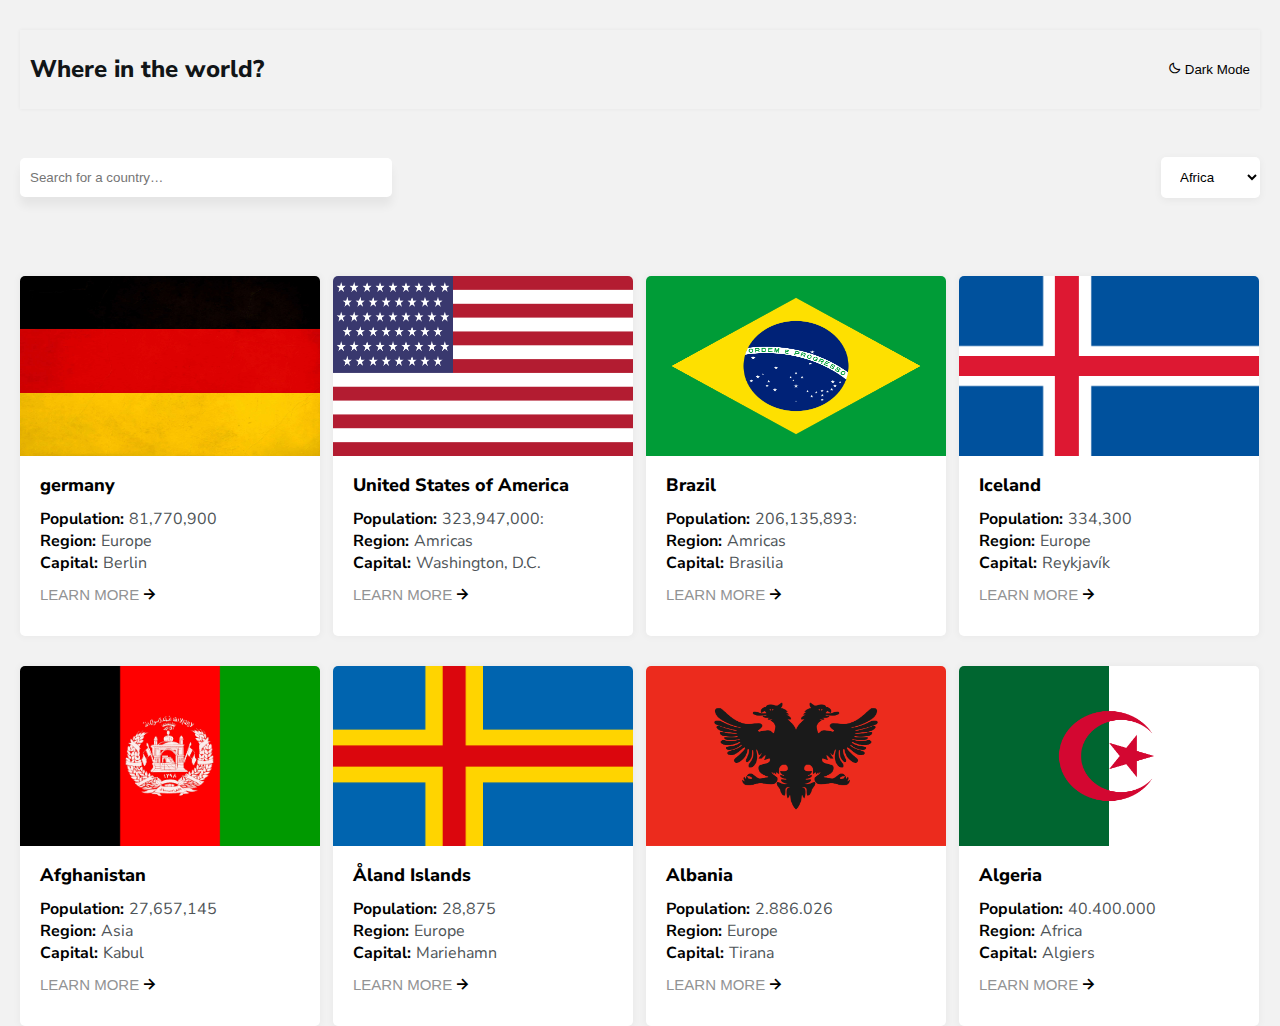
<file: index.html>
<!DOCTYPE html>
<html lang="en">
<head>
    <meta charset="UTF-8">
    <meta http-equiv="X-UA-Compatible" content="IE=edge">
    <meta name="viewport" content="width=device-width, initial-scale=1.0">
    <link href='https://unpkg.com/boxicons@2.1.4/css/boxicons.min.css' rel='stylesheet'>
    <link rel="stylesheet" href="./css/style.css">
    <title>rest countries</title>
</head>
<body>
  <header>
    <div class="container">
      <div class="head">
        <h2>Where in the world?</h2>
        <button class="btn_head">
            <i class='bx bx-moon'></i>
            <a href="#">Dark Mode</a>
        </button>
      </div>
      <div class="navbar">
        <form>
            <input type="text" placeholder="Search for a country…">
            <select name="my-select" id="flag">
              <option value="opt1">
                <a href="#">Africa</a>
              </option>
              <option value="opt2">America</option>
              <option value="opt3">Asia</option>
              <option value="opt4">Europe</option>
            </select>
        </form>
      </div>
    </div>
  </header>
  <main>
    <section class="states_section">
     <div class="container">
        <div class="states">
         <div class="state">
            <img src="./img/shutterstock_1619626447.jpg" alt="germany">
            <h3>germany</h3>
            <ul class="info_list">
             <li class="info_item">
              <h4>Population:</h4>
              <p> 81,770,900</p>
             </li>
             <li class="info_item">
                <h4>Region:</h4>
                <p> Europe</p>
               </li>
               <li class="info_item">
                <h4>Capital:</h4>
                <p> Berlin</p>
               </li>
            </ul>
            <button>
                <a class="state_link" href="germany.html">learn more</a>
                <i class='bx bx-right-arrow-alt'></i>
            </button>
         </div>
         <div class="state">
            <img src="./img/US_flag_51_stars.svg.png" alt="germany">
            <h3>United States of America</h3>
            <ul class="info_list">
             <li class="info_item">
              <h4>Population:</h4>
              <p>323,947,000:</p>
             </li>
             <li class="info_item">
                <h4>Region:</h4>
                <p>amricas</p>
               </li>
               <li class="info_item">
                <h4>Capital:</h4>
                <p>Washington, D.C.</p>
               </li>
            </ul>
            <button>
                <a class="state_link" href="usa.html">learn more</a>
                <i class='bx bx-right-arrow-alt'></i>
            </button>
         </div>
         <div class="state">
            <img src="./img/Flag_of_Brazil.svg.png" alt="germany">
            <h3>Brazil</h3>
            <ul class="info_list">
             <li class="info_item">
              <h4>Population:</h4>
              <p>206,135,893:</p>
             </li>
             <li class="info_item">
                <h4>Region:</h4>
                <p>amricas</p>
               </li>
               <li class="info_item">
                <h4>Capital:</h4>
                <p>brasilia</p>
               </li>
            </ul>
            <button>
                <a class="state_link" href="brasil.html">learn more</a>
                <i class='bx bx-right-arrow-alt'></i>
            </button>
         </div>
         <div class="state">
            <img src="./img/Flag_of_Iceland.svg.png" alt="germany">
            <h3>Iceland</h3>
            <ul class="info_list">
             <li class="info_item">
              <h4>Population:</h4>
              <p>334,300</p>
             </li>
             <li class="info_item">
                <h4>Region:</h4>
                <p>europe</p>
               </li>
               <li class="info_item">
                <h4>Capital:</h4>
                <p>Reykjavík</p>
               </li>
            </ul>
            <button>
                <a class="state_link" href="Iceland.html">learn more</a>
                <i class='bx bx-right-arrow-alt'></i>
            </button>
         </div>
         <div class="state">
            <img src="./img/afghanistan_800x.png" alt="germany" height="170px">
            <h3>Afghanistan</h3>
            <ul class="info_list">
             <li class="info_item">
              <h4>Population:</h4>
              <p>27,657,145</p>
             </li>
             <li class="info_item">
                <h4>Region:</h4>
                <p>asia</p>
               </li>
               <li class="info_item">
                <h4>Capital:</h4>
                <p>kabul</p>
               </li>
            </ul>
            <button>
                <a class="state_link" href="afganistan.html">learn more</a>
                <i class='bx bx-right-arrow-alt'></i>
            </button>
         </div>
         <div class="state">
            <img src="./img/Flag_of_Åland.svg.png" alt="germany">
            <h3>Åland Islands</h3>
            <ul class="info_list">
             <li class="info_item">
              <h4>Population:</h4>
              <p>28,875</p>
             </li>
             <li class="info_item">
                <h4>Region:</h4>
                <p>europe</p>
               </li>
               <li class="info_item">
                <h4>Capital:</h4>
                <p>Mariehamn</p>
               </li>
            </ul>
            <button>
                <a class="state_link" href="Islands.html">learn more</a>
                <i class='bx bx-right-arrow-alt'></i>
            </button>
         </div>
         <div class="state">
            <img src="./img/05986d1f095dce12cab287cf706a2558.png" alt="germany">
            <h3>Albania</h3>
            <ul class="info_list">
             <li class="info_item">
              <h4>Population:</h4>
              <p>2.886.026</p>
             </li>
             <li class="info_item">
                <h4>Region:</h4>
                <p>europe</p>
               </li>
               <li class="info_item">
                <h4>Capital:</h4>
                <p>tirana</p>
               </li>
            </ul>
            <button>
                <a class="state_link" href="albania.html">learn more</a>
                <i class='bx bx-right-arrow-alt'></i>
            </button>
         </div>
         <div class="state">
            <img src="./img/Flag_of_Algeria.svg.png" alt="germany">
            <h3>Algeria</h3>
            <ul class="info_list">
             <li class="info_item">
              <h4>Population:</h4>
              <p>40.400.000</p>
             </li>
             <li class="info_item">
                <h4>Region:</h4>
                <p>africa</p>
               </li>
               <li class="info_item">
                <h4>Capital:</h4>
                <p>algiers</p>
               </li>
            </ul>
            <button>
                <a class="state_link" href="algeria.html">learn more</a>
                <i class='bx bx-right-arrow-alt'></i>
            </button>
         </div>
        </div>
     </div>
    </section>
  </main>
</body>
</html>
</file>
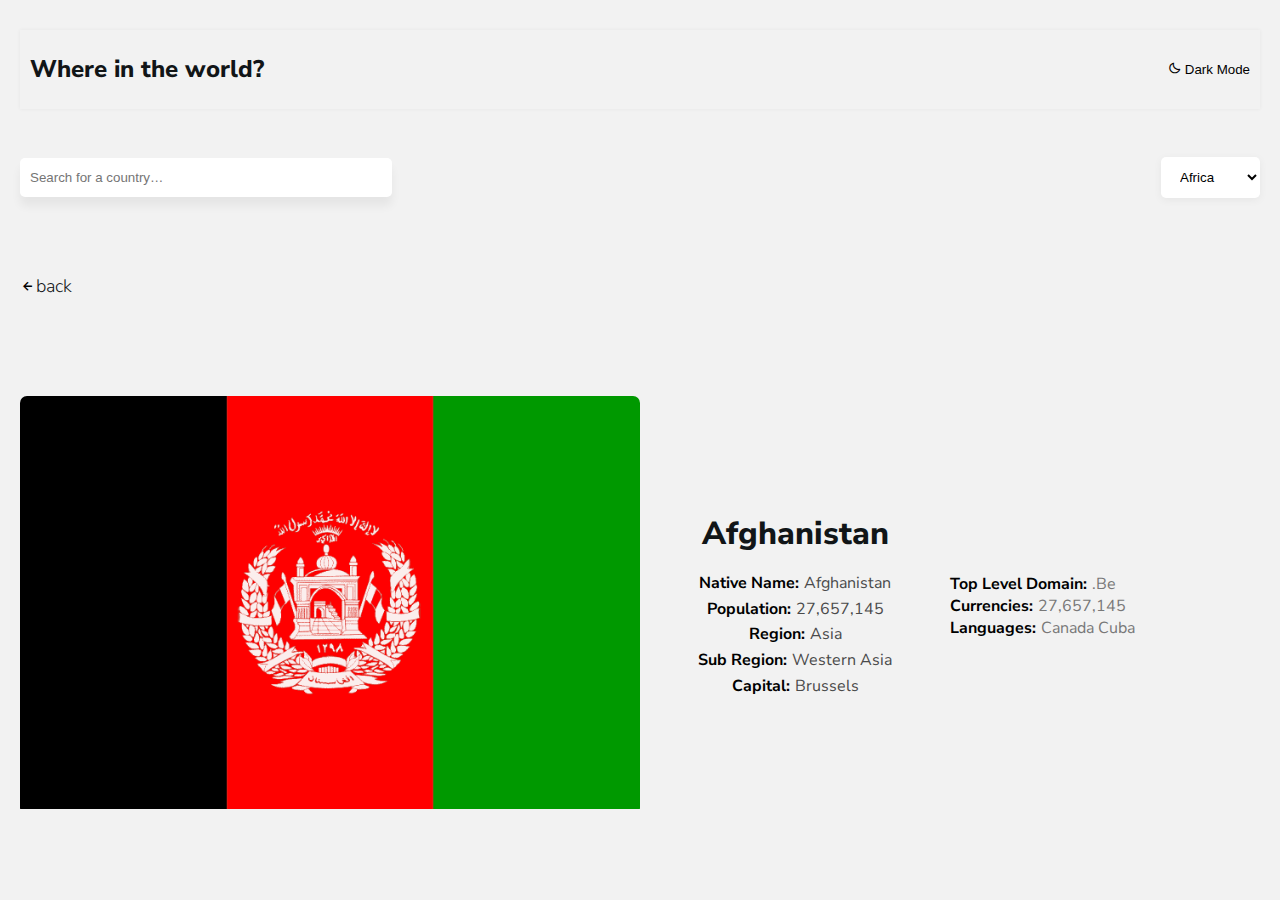
<file: afganistan.html>
<!DOCTYPE html>
<html lang="en">
<head>
    <meta charset="UTF-8">
    <meta http-equiv="X-UA-Compatible" content="IE=edge">
    <meta name="viewport" content="width=device-width, initial-scale=1.0">
    <link href='https://unpkg.com/boxicons@2.1.4/css/boxicons.min.css' rel='stylesheet'>
    <link rel="stylesheet" href="./css/shared.css">
    <link rel="stylesheet" href="./css/style.css">
    <title>Afganistan about</title>
</head>
<body>
 <header>
        <div class="container">
          <div class="head">
            <h2>Where in the world?</h2>
            <button class="btn_head">
                <i class='bx bx-moon'></i>
                <a href="#">Dark Mode</a>
            </button>
          </div>
          <div class="navbar">
            <form>
                <input type="text" placeholder="Search for a country…">
                <select name="my-select" id="flag">
                  <option value="opt1">
                    <a href="#">Africa</a>
                  </option>
                  <option value="opt2">America</option>
                  <option value="opt3">Asia</option>
                  <option value="opt4">Europe</option>
                </select>
            </form>
          </div>
        </div>
 </header>
 <main>
   <section class="state__section">
      <div class="container">
        <div class="back">
            <i class='bx bx-left-arrow-alt'></i>
            <a href="index.html">back</a>
        </div>
        <div class="state_about">
          <div class="state_flag">
            <img src="./img/afghanistan_800x.png" alt="afgan-flag">
          </div>
          <div class="lists">
            <div class="state_describe">
                <h2>afghanistan</h2>
                <ul class="state_info-list">
                 <li class="state_info">
                  <h4>Native Name:</h4>
                  <p> afghanistan</p>
                 </li>
                 <li class="state_info">
                    <h4>Population:</h4>
                    <p>27,657,145</p>
                   </li>
                   <li class="state_info">
                    <h4>Region:</h4>
                    <p>asia</p>
                   </li>
                   <li class="state_info">
                    <h4>Sub Region:</h4>
                    <p>Western asia</p>
                   </li>
                   <li class="state_info">
                    <h4>Capital:</h4>
                    <p>Brussels</p>
                   </li>
                </ul>
              </div>
              <div class="levels">
                <ul class="level_list">
                 <li class="level_item">
                  <h4>Top Level Domain:</h4>
                  <p> .be</p>
                 </li>
                 <li class="level_item">
                    <h4>Currencies:</h4>
                    <p>27,657,145</p>
                   </li>
                   <li class="level_item">
                    <h4>Languages:</h4>
                    <p>canada cuba</p>
                   </li>
                </ul>
              </div>
          </div>
        </div>
      </div>
   </section>
 </main>
</body>
</html>
</file>
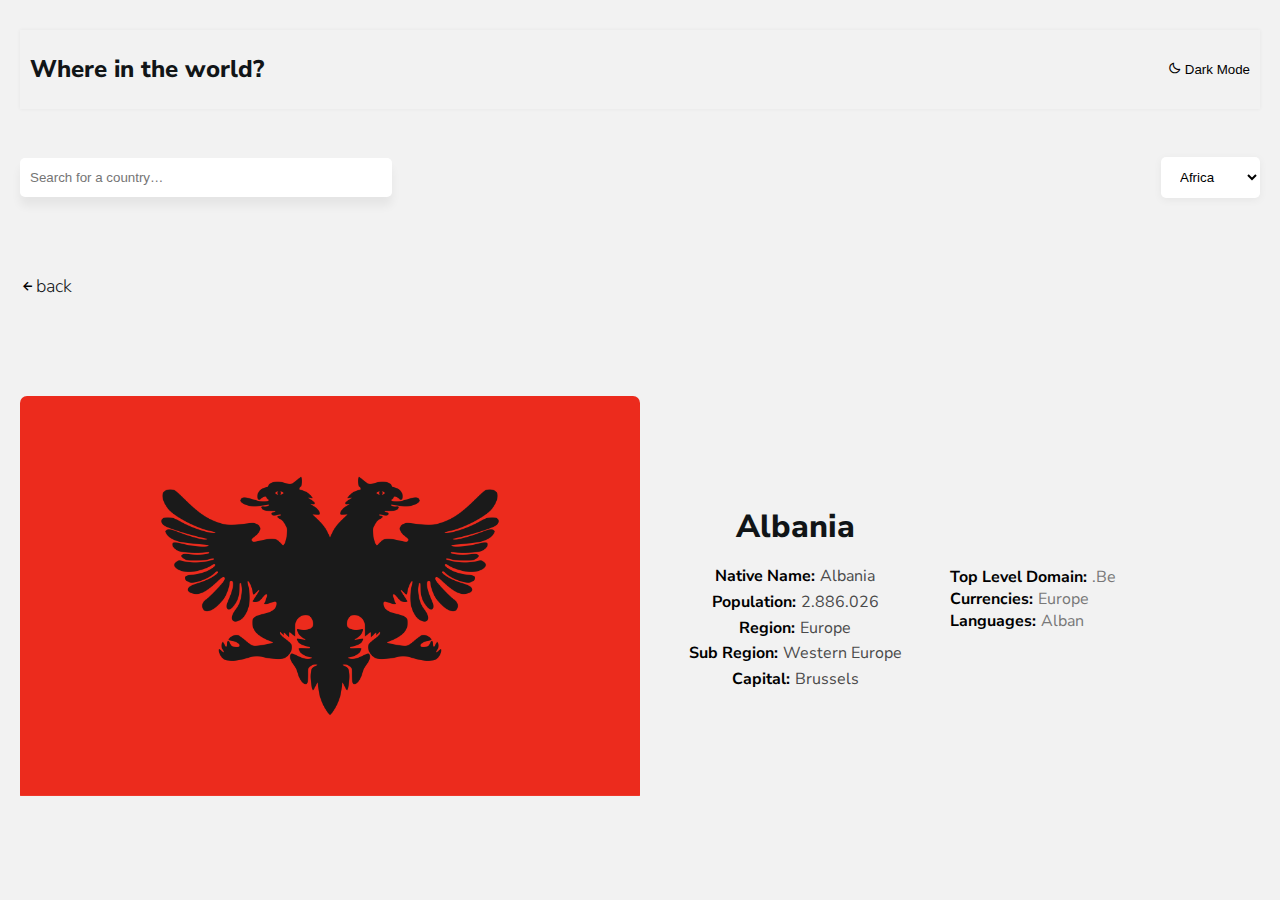
<file: albania.html>
<!DOCTYPE html>
<html lang="en">
<head>
    <meta charset="UTF-8">
    <meta http-equiv="X-UA-Compatible" content="IE=edge">
    <meta name="viewport" content="width=device-width, initial-scale=1.0">
    <link href='https://unpkg.com/boxicons@2.1.4/css/boxicons.min.css' rel='stylesheet'>
    <link rel="stylesheet" href="./css/shared.css">
    <link rel="stylesheet" href="./css/style.css">
    <title>Albania about</title>
</head>
<body>
    <header>
        <div class="container">
          <div class="head">
            <h2>Where in the world?</h2>
            <button class="btn_head">
                <i class='bx bx-moon'></i>
                <a href="#">Dark Mode</a>
            </button>
          </div>
          <div class="navbar">
            <form>
                <input type="text" placeholder="Search for a country…">
                <select name="my-select" id="flag">
                  <option value="opt1">
                    <a href="#">Africa</a>
                  </option>
                  <option value="opt2">America</option>
                  <option value="opt3">Asia</option>
                  <option value="opt4">Europe</option>
                </select>
            </form>
          </div>
        </div>
    </header>
    <main>
     <section class="state__section">
      <div class="container">
        <div class="back">
            <i class='bx bx-left-arrow-alt'></i>
            <a href="index.html">back</a>
        </div>
        <div class="state_about">
          <div class="state_flag">
            <img src="./img/05986d1f095dce12cab287cf706a2558.png" alt="usa-flag">
          </div>
          <div class="lists">
            <div class="state_describe">
                <h2>Albania</h2>
                <ul class="state_info-list">
                 <li class="state_info">
                  <h4>Native Name:</h4>
                  <p> Albania</p>
                 </li>
                 <li class="state_info">
                    <h4>Population:</h4>
                    <p>2.886.026</p>
                   </li>
                   <li class="state_info">
                    <h4>Region:</h4>
                    <p>europe</p>
                   </li>
                   <li class="state_info">
                    <h4>Sub Region:</h4>
                    <p>Western europe</p>
                   </li>
                   <li class="state_info">
                    <h4>Capital:</h4>
                    <p>Brussels</p>
                   </li>
                </ul>
              </div>
              <div class="levels">
                <ul class="level_list">
                 <li class="level_item">
                  <h4>Top Level Domain:</h4>
                  <p> .be</p>
                 </li>
                 <li class="level_item">
                    <h4>Currencies:</h4>
                    <p>europe</p>
                   </li>
                   <li class="level_item">
                    <h4>Languages:</h4>
                    <p>alban</p>
                   </li>
                </ul>
              </div>
          </div>
        </div>
      </div>
     </section>
    </main>
</body>
</html>
</file>
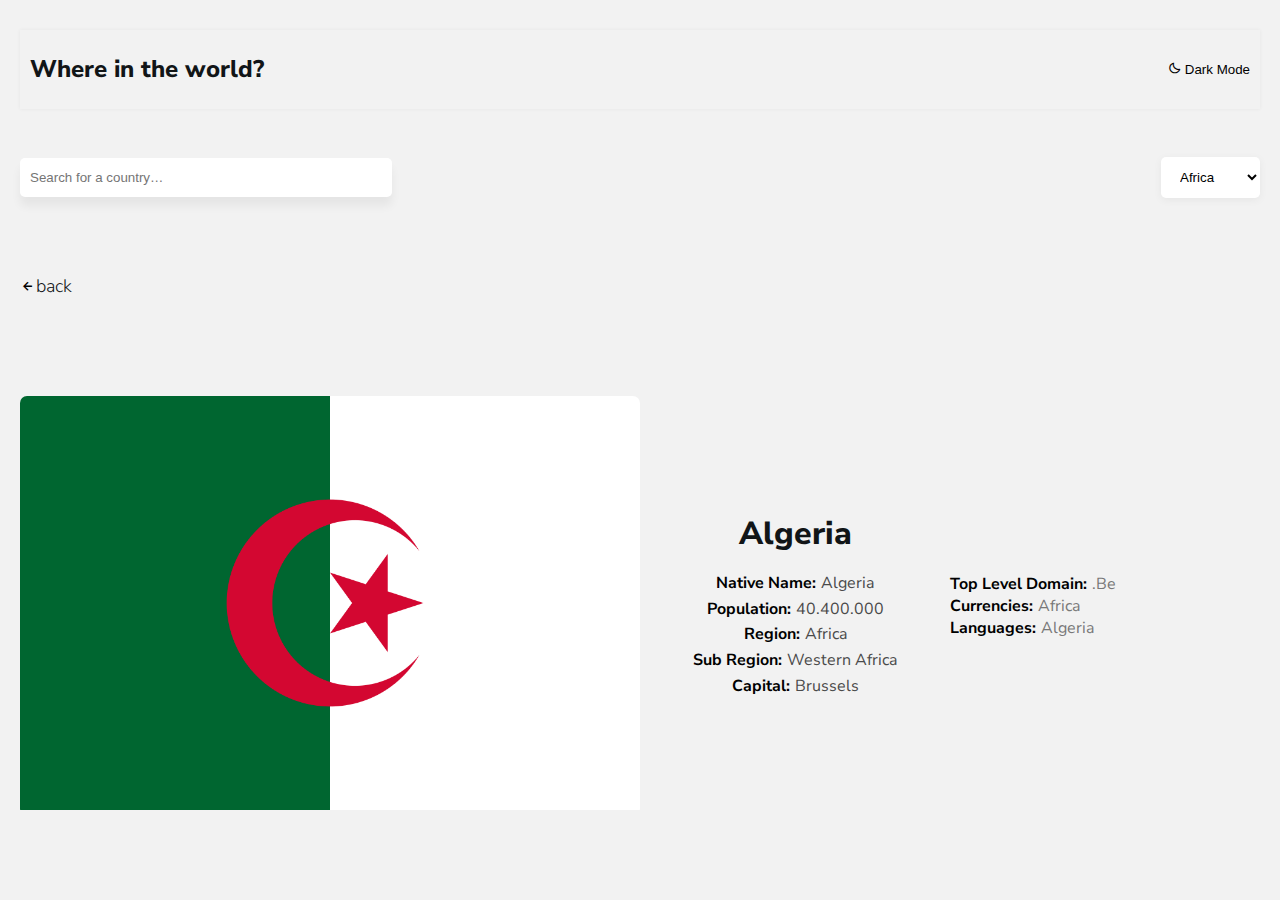
<file: Algeria.html>
<!DOCTYPE html>
<html lang="en">
<head>
    <meta charset="UTF-8">
    <meta http-equiv="X-UA-Compatible" content="IE=edge">
    <meta name="viewport" content="width=device-width, initial-scale=1.0">
    <link href='https://unpkg.com/boxicons@2.1.4/css/boxicons.min.css' rel='stylesheet'>
    <link rel="stylesheet" href="./css/shared.css">
    <link rel="stylesheet" href="./css/style.css">
    <title>Algeria about</title>
</head>
<body>
    <header>
        <div class="container">
          <div class="head">
            <h2>Where in the world?</h2>
            <button class="btn_head">
                <i class='bx bx-moon'></i>
                <a href="#">Dark Mode</a>
            </button>
          </div>
          <div class="navbar">
            <form>
                <input type="text" placeholder="Search for a country…">
                <select name="my-select" id="flag">
                  <option value="opt1">
                    <a href="#">Africa</a>
                  </option>
                  <option value="opt2">America</option>
                  <option value="opt3">Asia</option>
                  <option value="opt4">Europe</option>
                </select>
            </form>
          </div>
        </div>
    </header>
    <main>
     <section class="state__section">
      <div class="container">
        <div class="back">
            <i class='bx bx-left-arrow-alt'></i>
            <a href="index.html">back</a>
        </div>
        <div class="state_about">
          <div class="state_flag">
            <img src="./img/Flag_of_Algeria.svg.png" alt="usa-flag">
          </div>
          <div class="lists">
            <div class="state_describe">
                <h2>Algeria</h2>
                <ul class="state_info-list">
                 <li class="state_info">
                  <h4>Native Name:</h4>
                  <p> Algeria</p>
                 </li>
                 <li class="state_info">
                    <h4>Population:</h4>
                    <p>40.400.000</p>
                   </li>
                   <li class="state_info">
                    <h4>Region:</h4>
                    <p>africa</p>
                   </li>
                   <li class="state_info">
                    <h4>Sub Region:</h4>
                    <p>Western africa</p>
                   </li>
                   <li class="state_info">
                    <h4>Capital:</h4>
                    <p>Brussels</p>
                   </li>
                </ul>
              </div>
              <div class="levels">
                <ul class="level_list">
                 <li class="level_item">
                  <h4>Top Level Domain:</h4>
                  <p> .be</p>
                 </li>
                 <li class="level_item">
                    <h4>Currencies:</h4>
                    <p>africa</p>
                   </li>
                   <li class="level_item">
                    <h4>Languages:</h4>
                    <p>algeria</p>
                   </li>
                </ul>
              </div>
          </div>
        </div>
      </div>
     </section>
    </main>
</body>
</html>
</file>
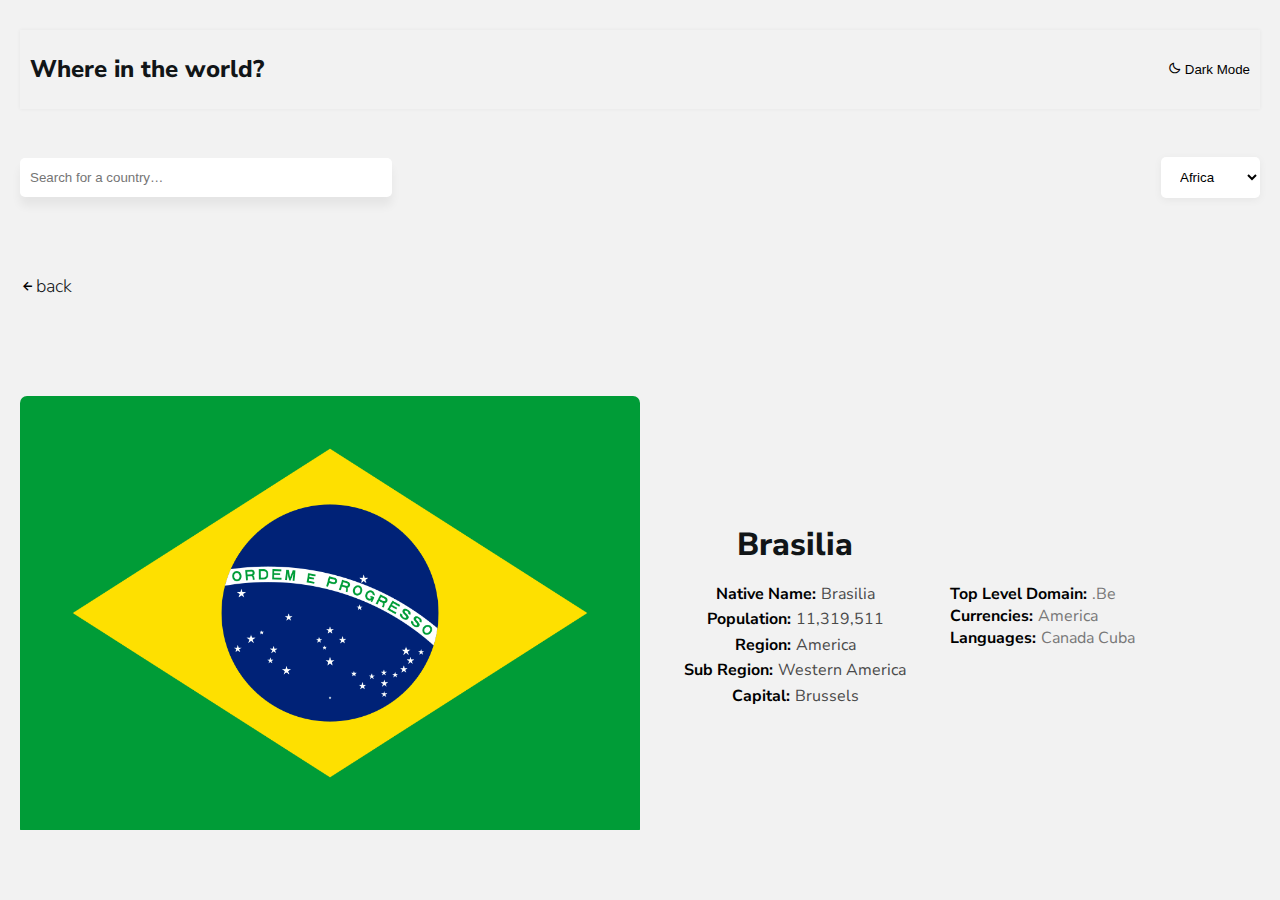
<file: brasil.html>
<!DOCTYPE html>
<html lang="en">
<head>
    <meta charset="UTF-8">
    <meta http-equiv="X-UA-Compatible" content="IE=edge">
    <meta name="viewport" content="width=device-width, initial-scale=1.0">
    <link href='https://unpkg.com/boxicons@2.1.4/css/boxicons.min.css' rel='stylesheet'>
    <link rel="stylesheet" href="./css/shared.css">
    <link rel="stylesheet" href="./css/style.css">
    <title>Brasil about</title>
</head>
<body>
    <header>
        <div class="container">
          <div class="head">
            <h2>Where in the world?</h2>
            <button class="btn_head">
                <i class='bx bx-moon'></i>
                <a href="#">Dark Mode</a>
            </button>
          </div>
          <div class="navbar">
            <form>
                <input type="text" placeholder="Search for a country…">
                <select name="my-select" id="flag">
                  <option value="opt1">
                    <a href="#">Africa</a>
                  </option>
                  <option value="opt2">America</option>
                  <option value="opt3">Asia</option>
                  <option value="opt4">Europe</option>
                </select>
            </form>
          </div>
        </div>
    </header>
    <main>
     <section class="state__section">
      <div class="container">
        <div class="back">
            <i class='bx bx-left-arrow-alt'></i>
            <a href="index.html">back</a>
        </div>
        <div class="state_about">
          <div class="state_flag">
            <img src="./img/Flag_of_Brazil.svg.png" alt="usa-flag">
          </div>
          <div class="lists">
            <div class="state_describe">
                <h2>brasilia</h2>
                <ul class="state_info-list">
                 <li class="state_info">
                  <h4>Native Name:</h4>
                  <p> brasilia</p>
                 </li>
                 <li class="state_info">
                    <h4>Population:</h4>
                    <p>  11,319,511</p>
                   </li>
                   <li class="state_info">
                    <h4>Region:</h4>
                    <p>america</p>
                   </li>
                   <li class="state_info">
                    <h4>Sub Region:</h4>
                    <p>Western america</p>
                   </li>
                   <li class="state_info">
                    <h4>Capital:</h4>
                    <p>Brussels</p>
                   </li>
                </ul>
              </div>
              <div class="levels">
                <ul class="level_list">
                 <li class="level_item">
                  <h4>Top Level Domain:</h4>
                  <p> .be</p>
                 </li>
                 <li class="level_item">
                    <h4>Currencies:</h4>
                    <p>america</p>
                   </li>
                   <li class="level_item">
                    <h4>Languages:</h4>
                    <p>canada cuba</p>
                   </li>
                </ul>
              </div>
          </div>
        </div>
      </div>
     </section>
    </main>
</body>
</html>
</file>
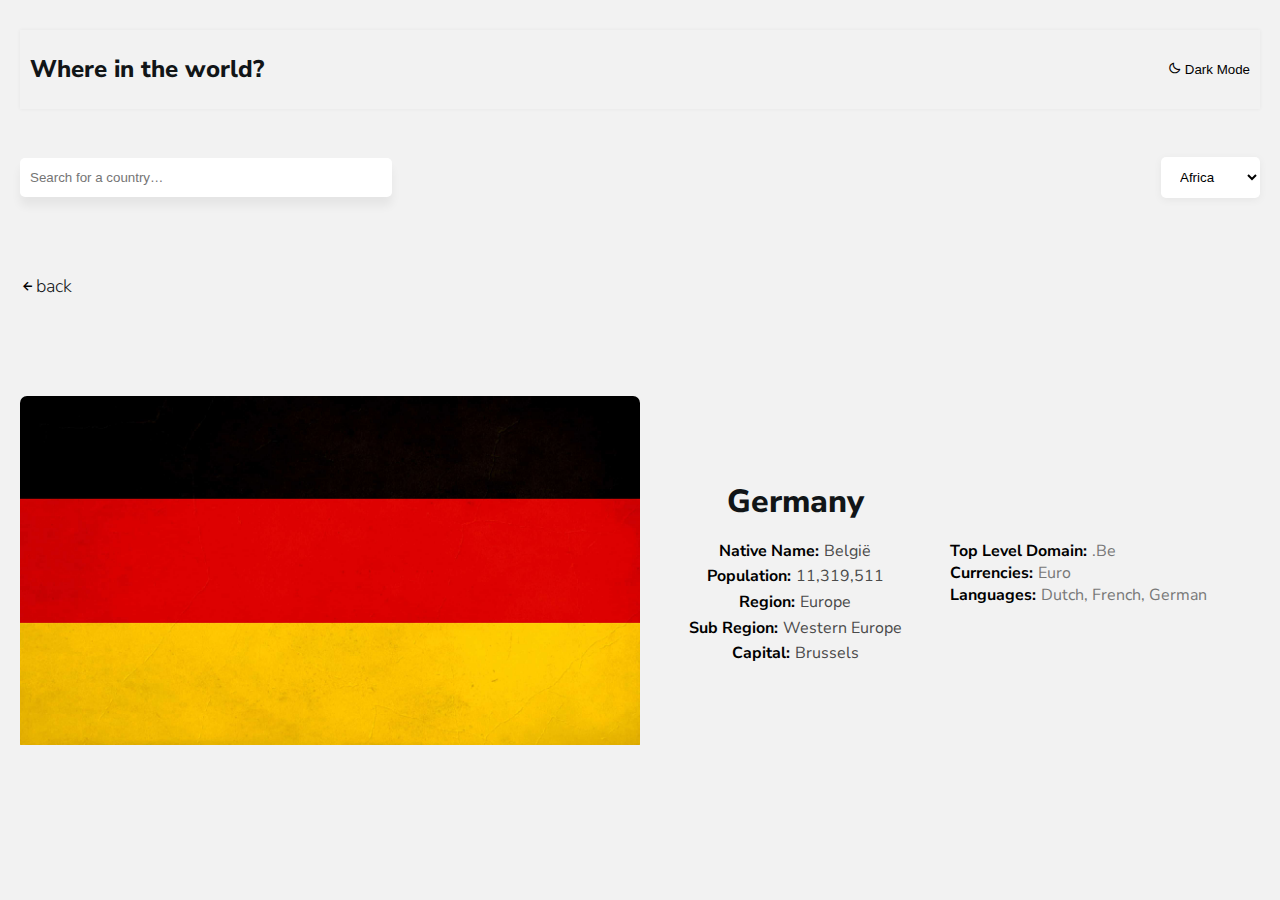
<file: germany.html>
<!DOCTYPE html>
<html lang="en">
<head>
    <meta charset="UTF-8">
    <meta http-equiv="X-UA-Compatible" content="IE=edge">
    <meta name="viewport" content="width=device-width, initial-scale=1.0">
    <link href='https://unpkg.com/boxicons@2.1.4/css/boxicons.min.css' rel='stylesheet'>
    <link rel="stylesheet" href="./css/shared.css">
    <link rel="stylesheet" href="./css/style.css">
    <title>germany about</title>
</head>
<body>
    <header>
        <div class="container">
          <div class="head">
            <h2>Where in the world?</h2>
            <button class="btn_head">
                <i class='bx bx-moon'></i>
                <a href="#">Dark Mode</a>
            </button>
          </div>
          <div class="navbar">
            <form>
                <input type="text" placeholder="Search for a country…">
                <select name="my-select" id="flag">
                  <option value="opt1">
                    <a href="#">Africa</a>
                  </option>
                  <option value="opt2">America</option>
                  <option value="opt3">Asia</option>
                  <option value="opt4">Europe</option>
                </select>
            </form>
          </div>
        </div>
    </header>
    <main>
     <section class="state__section">
      <div class="container">
        <div class="back">
            <i class='bx bx-left-arrow-alt'></i>
            <a href="index.html">back</a>
        </div>
        <div class="state_about">
          <div class="state_flag">
            <img src="./img/shutterstock_1619626447.jpg" alt="">
          </div>
          <div class="lists">
              <div class="state_describe">
                <h2>germany</h2>
                <ul class="state_info-list">
                 <li class="state_info">
                  <h4>Native Name:</h4>
                  <p> België</p>
                 </li>
                 <li class="state_info">
                    <h4>Population:</h4>
                    <p>  11,319,511</p>
                   </li>
                   <li class="state_info">
                    <h4>Region:</h4>
                    <p>  Europe</p>
                   </li>
                   <li class="state_info">
                    <h4>Sub Region:</h4>
                    <p>Western Europe</p>
                   </li>
                   <li class="state_info">
                    <h4>Capital:</h4>
                    <p>Brussels</p>
                   </li>
                </ul>
              </div>
              <div class="levels">
                <ul class="level_list">
                    <li class="level_item">
                     <h4>Top Level Domain:</h4>
                     <p> .be</p>
                    </li>
                    <li class="level_item">
                       <h4>Currencies:</h4>
                       <p> Euro</p>
                      </li>
                      <li class="level_item">
                       <h4>Languages:</h4>
                       <p> Dutch, French, German</p>
                      </li>
                   </ul>
              </div>
           
          </div>
        </div>
      </div>
     </section>
    </main>
</body>
</html>
</file>
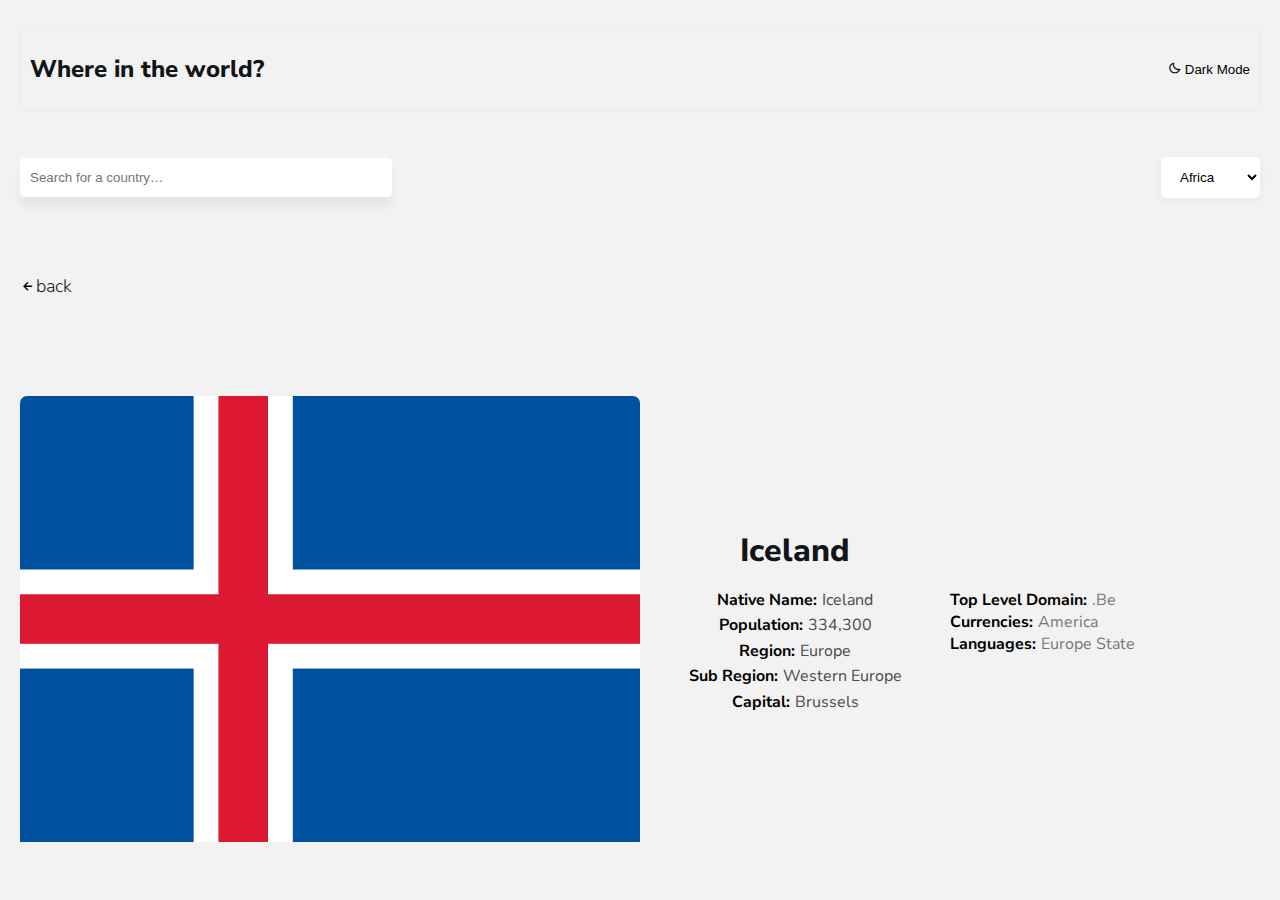
<file: Iceland.html>
<!DOCTYPE html>
<html lang="en">
<head>
    <meta charset="UTF-8">
    <meta http-equiv="X-UA-Compatible" content="IE=edge">
    <meta name="viewport" content="width=device-width, initial-scale=1.0">
    <link href='https://unpkg.com/boxicons@2.1.4/css/boxicons.min.css' rel='stylesheet'>
    <link rel="stylesheet" href="./css/shared.css">
    <link rel="stylesheet" href="./css/style.css">
    <title>Iceland about</title>
</head>
<body>
    <header>
        <div class="container">
          <div class="head">
            <h2>Where in the world?</h2>
            <button class="btn_head">
                <i class='bx bx-moon'></i>
                <a href="#">Dark Mode</a>
            </button>
          </div>
          <div class="navbar">
            <form>
                <input type="text" placeholder="Search for a country…">
                <select name="my-select" id="flag">
                  <option value="opt1">
                    <a href="#">Africa</a>
                  </option>
                  <option value="opt2">America</option>
                  <option value="opt3">Asia</option>
                  <option value="opt4">Europe</option>
                </select>
            </form>
          </div>
        </div>
    </header>
    <main>
     <section class="state__section">
      <div class="container">
        <div class="back">
            <i class='bx bx-left-arrow-alt'></i>
            <a href="index.html">back</a>
        </div>
        <div class="state_about">
          <div class="state_flag">
            <img src="./img/Flag_of_Iceland.svg.png" alt="usa-flag">
          </div>
          <div class="lists">
            <div class="state_describe">
                <h2>Iceland</h2>
                <ul class="state_info-list">
                 <li class="state_info">
                  <h4>Native Name:</h4>
                  <p> Iceland</p>
                 </li>
                 <li class="state_info">
                    <h4>Population:</h4>
                    <p>334,300</p>
                   </li>
                   <li class="state_info">
                    <h4>Region:</h4>
                    <p>europe</p>
                   </li>
                   <li class="state_info">
                    <h4>Sub Region:</h4>
                    <p>Western europe</p>
                   </li>
                   <li class="state_info">
                    <h4>Capital:</h4>
                    <p>Brussels</p>
                   </li>
                </ul>
              </div>
              <div class="levels">
                <ul class="level_list">
                 <li class="level_item">
                  <h4>Top Level Domain:</h4>
                  <p> .be</p>
                 </li>
                 <li class="level_item">
                    <h4>Currencies:</h4>
                    <p>america</p>
                   </li>
                   <li class="level_item">
                    <h4>Languages:</h4>
                    <p>europe state</p>
                   </li>
                </ul>
              </div>
          </div>
        </div>
      </div>
     </section>
    </main>
</body>
</html>
</file>
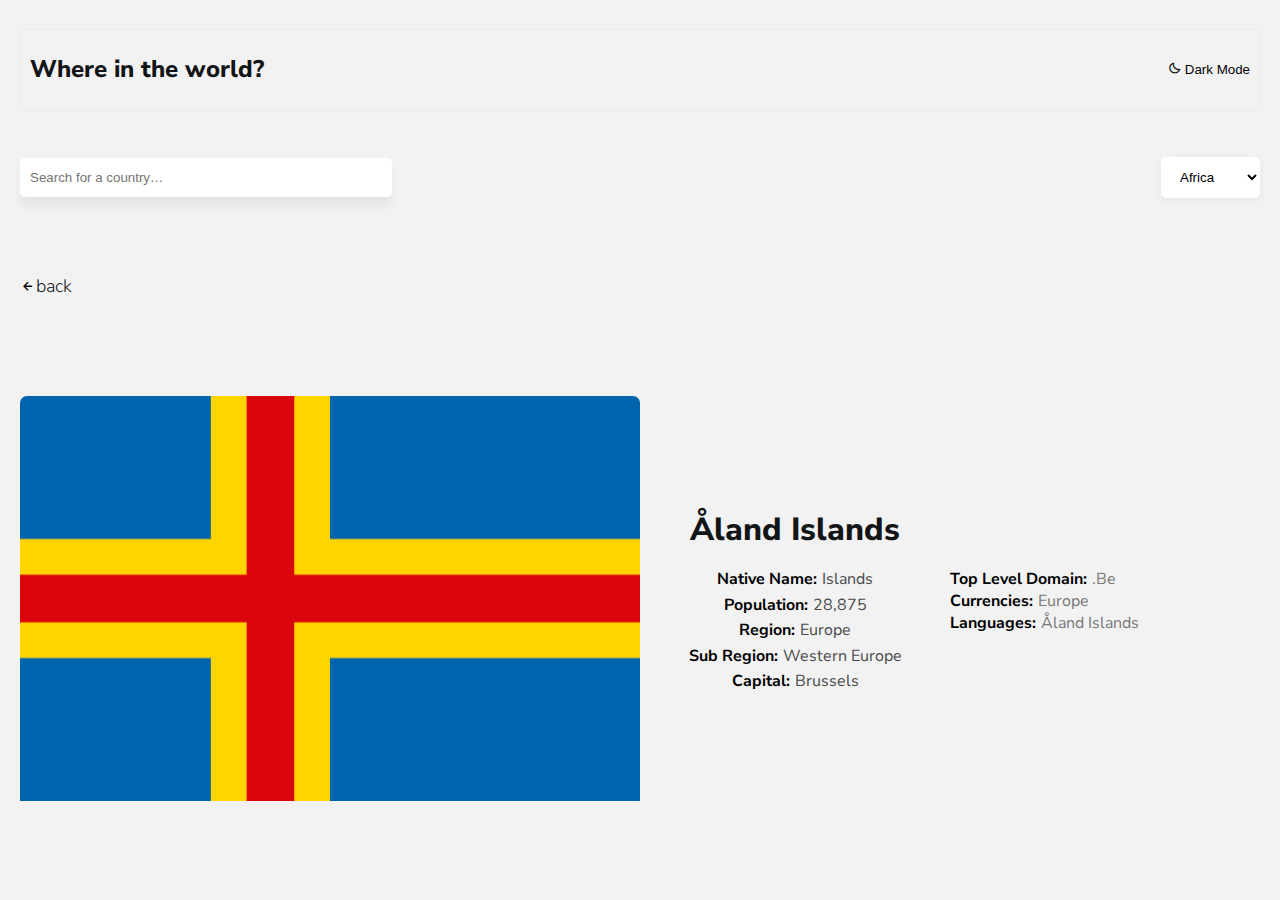
<file: Islands.html>
<!DOCTYPE html>
<html lang="en">
<head>
    <meta charset="UTF-8">
    <meta http-equiv="X-UA-Compatible" content="IE=edge">
    <meta name="viewport" content="width=device-width, initial-scale=1.0">
    <link href='https://unpkg.com/boxicons@2.1.4/css/boxicons.min.css' rel='stylesheet'>
    <link rel="stylesheet" href="./css/shared.css">
    <link rel="stylesheet" href="./css/style.css">
    <title>Brasil about</title>
</head>
<body>
    <header>
        <div class="container">
          <div class="head">
            <h2>Where in the world?</h2>
            <button class="btn_head">
                <i class='bx bx-moon'></i>
                <a href="#">Dark Mode</a>
            </button>
          </div>
          <div class="navbar">
            <form>
                <input type="text" placeholder="Search for a country…">
                <select name="my-select" id="flag">
                  <option value="opt1">
                    <a href="#">Africa</a>
                  </option>
                  <option value="opt2">America</option>
                  <option value="opt3">Asia</option>
                  <option value="opt4">Europe</option>
                </select>
            </form>
          </div>
        </div>
    </header>
    <main>
     <section class="state__section">
      <div class="container">
        <div class="back">
            <i class='bx bx-left-arrow-alt'></i>
            <a href="index.html">back</a>
        </div>
        <div class="state_about">
          <div class="state_flag">
            <img src="./img/Flag_of_Åland.svg.png" alt="usa-flag">
          </div>
          <div class="lists">
            <div class="state_describe">
                <h2>Åland Islands</h2>
                <ul class="state_info-list">
                 <li class="state_info">
                  <h4>Native Name:</h4>
                  <p>Islands</p>
                 </li>
                 <li class="state_info">
                    <h4>Population:</h4>
                    <p> 28,875</p>
                   </li>
                   <li class="state_info">
                    <h4>Region:</h4>
                    <p>europe</p>
                   </li>
                   <li class="state_info">
                    <h4>Sub Region:</h4>
                    <p>Western europe</p>
                   </li>
                   <li class="state_info">
                    <h4>Capital:</h4>
                    <p>Brussels</p>
                   </li>
                </ul>
              </div>
              <div class="levels">
                <ul class="level_list">
                 <li class="level_item">
                  <h4>Top Level Domain:</h4>
                  <p> .be</p>
                 </li>
                 <li class="level_item">
                    <h4>Currencies:</h4>
                    <p>europe</p>
                   </li>
                   <li class="level_item">
                    <h4>Languages:</h4>
                    <p>Åland Islands</p>
                   </li>
                </ul>
              </div>
          </div>
        </div>
      </div>
     </section>
    </main>
</body>
</html>
</file>
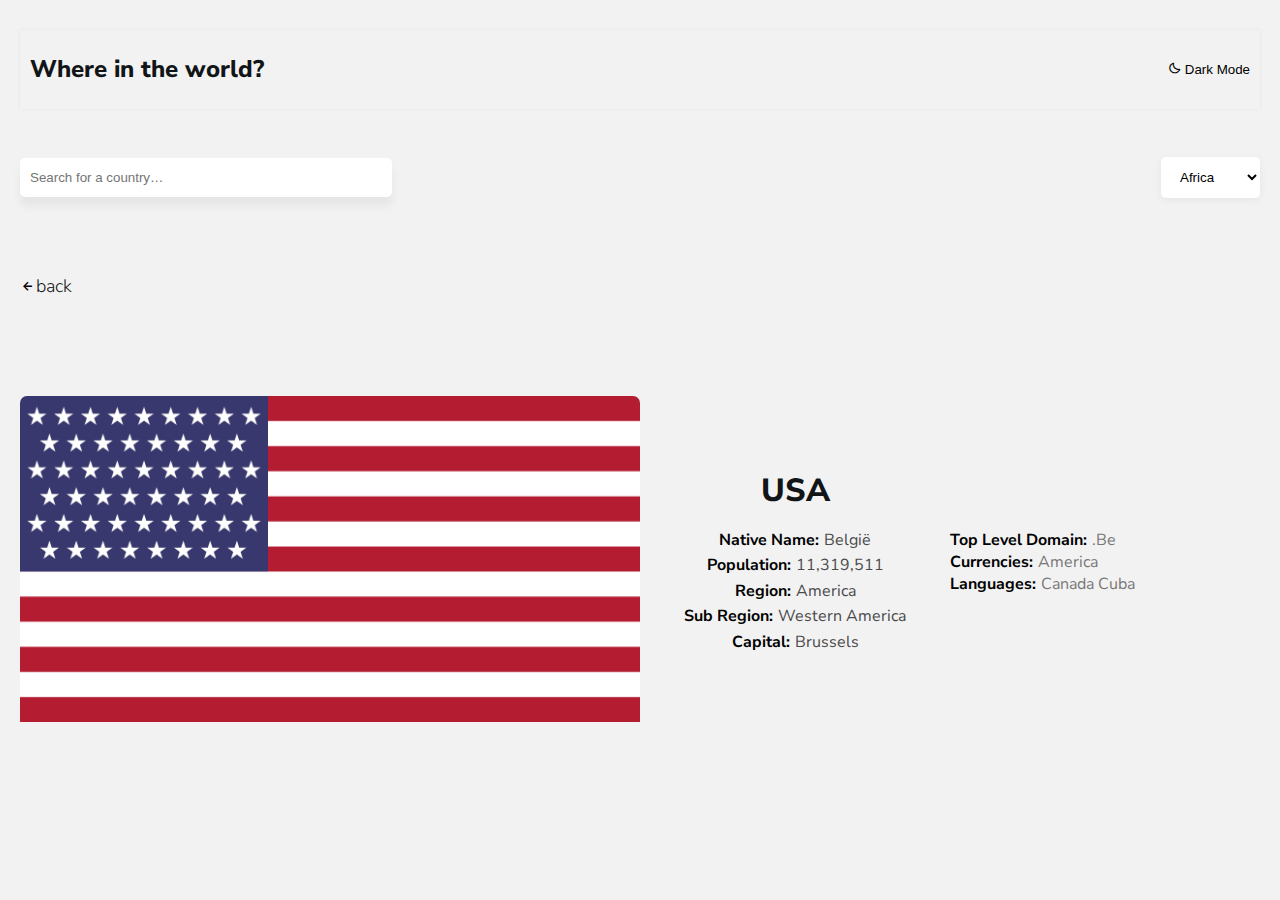
<file: usa.html>
<!DOCTYPE html>
<html lang="en">
<head>
    <meta charset="UTF-8">
    <meta http-equiv="X-UA-Compatible" content="IE=edge">
    <meta name="viewport" content="width=device-width, initial-scale=1.0">
    <link href='https://unpkg.com/boxicons@2.1.4/css/boxicons.min.css' rel='stylesheet'>
    <link rel="stylesheet" href="./css/shared.css">
    <link rel="stylesheet" href="./css/style.css">
    <title>Usa about</title>
</head>
<body>
    <header>
        <div class="container">
          <div class="head">
            <h2>Where in the world?</h2>
            <button class="btn_head">
                <i class='bx bx-moon'></i>
                <a href="#">Dark Mode</a>
            </button>
          </div>
          <div class="navbar">
            <form>
                <input type="text" placeholder="Search for a country…">
                <select name="my-select" id="flag">
                  <option value="opt1">
                    <a href="#">Africa</a>
                  </option>
                  <option value="opt2">America</option>
                  <option value="opt3">Asia</option>
                  <option value="opt4">Europe</option>
                </select>
            </form>
          </div>
        </div>
    </header>
    <main>
     <section class="state__section">
      <div class="container">
        <div class="back">
            <i class='bx bx-left-arrow-alt'></i>
            <a href="index.html">back</a>
        </div>
        <div class="state_about">
          <div class="state_flag">
            <img src="./img/US_flag_51_stars.svg.png" alt="usa-flag">
          </div>
          <div class="lists">
            <div class="state_describe">
                <h2>USA</h2>
                <ul class="state_info-list">
                 <li class="state_info">
                  <h4>Native Name:</h4>
                  <p> België</p>
                 </li>
                 <li class="state_info">
                    <h4>Population:</h4>
                    <p>  11,319,511</p>
                   </li>
                   <li class="state_info">
                    <h4>Region:</h4>
                    <p>america</p>
                   </li>
                   <li class="state_info">
                    <h4>Sub Region:</h4>
                    <p>Western america</p>
                   </li>
                   <li class="state_info">
                    <h4>Capital:</h4>
                    <p>Brussels</p>
                   </li>
                </ul>
              </div>
              <div class="levels">
                <ul class="level_list">
                 <li class="level_item">
                  <h4>Top Level Domain:</h4>
                  <p> .be</p>
                 </li>
                 <li class="level_item">
                    <h4>Currencies:</h4>
                    <p>america</p>
                   </li>
                   <li class="level_item">
                    <h4>Languages:</h4>
                    <p>canada cuba</p>
                   </li>
                </ul>
              </div>
          </div>
        </div>
      </div>
     </section>
    </main>
</body>
</html>
</file>
<file: css/style.css>
@import url('https://fonts.googleapis.com/css2?family=Archivo:wght@400;500;600;700&family=Atkinson+Hyperlegible:wght@400;700&family=Average+Sans&family=Barlow:ital,wght@0,200;0,300;0,400;0,500;0,600;1,200&family=DM+Serif+Display&family=Livvic:ital,wght@0,200;0,300;0,400;0,500;0,600;1,700&family=Montserrat:wght@200;300;400;500;600;700;800&family=Nanum+Gothic&family=Nunito+Sans:wght@300;400;500;600;700&family=Nunito:ital,wght@0,200;0,300;0,400;0,500;0,600;1,200&family=Open+Sans:wght@400;500;600;700&family=Playfair+Display:wght@400;600&family=Poppins:wght@300;400;500;600;700&family=Public+Sans:wght@200;300;400;500&family=Roboto+Slab:wght@200;300;400;500;600;700&family=Roboto:wght@400;500;700&display=swap');

*{
    margin: 0;
    padding: 0;
    box-sizing: border-box;
}
body{
    background: #F2F2F2;
}
header{
    padding: 30px 0;
}
.container{
    width: 1240px;
    margin: 0 auto;
}
.head{
    display: flex;
    justify-content: space-between;
    align-items: center;
    background: #F2F2F2;
    box-shadow: 0px 0px 4px rgba(0, 0, 0, 0.0562443);
    padding: 23px 10px;
}
.head h2{
    font-family: 'Nunito Sans';
    font-style: normal;
    font-weight: 800;
    font-size: 24px;
    line-height: 33px;
    color: #111517;
}
.btn_head{
    border: 0;
    background-color: #f2f2f2;
}
.btn_head a{
    color: #000;
    text-decoration: none;
}
.navbar{
    padding: 48px 0;
}
.navbar form{
    display: flex;
    justify-content: space-between;
    align-items: center;
}
.navbar form input{
    border: 0;
    background: #FFFFFF;
    box-shadow: 0px 9px 10px rgba(0, 0, 0, 0.0532439);
    border-radius: 5px;
    padding: 12px 10px;
    width: 30%;
}
#flag{
    background: #FFFFFF;
    box-shadow: 0px 2px 9px rgba(0, 0, 0, 0.0532439);
    border-radius: 5px;
    border: 0;
    padding: 12px 15px;
}

/* states_section start */
.states_section{
    font-family: 'Nunito Sans';
}
.states{
    display: grid;
    grid-template-columns: repeat(4, 1fr);
    grid-row-gap: 30px;
    grid-column-gap: 12px;
    flex-direction: column;
}
.state{
    width: 300px;
    height: 360px;
    background: #FFFFFF;
    box-shadow: 0px 0px 7px 2px rgba(0, 0, 0, 0.0294384);
    border-radius: 5px;
    overflow: hidden;
}
.state img{
    width: 100%;
    height:50%;
}
.state h3{
    font-family: 'Nunito Sans';
    font-style: normal;
    font-weight: 800;
    font-size: 18px;
    line-height: 26px;
    padding: 10px 20px;
}
.info_list{
    list-style: none;
    padding: 0px 20px;
    padding-bottom: 10px;
}
.info_item{
    display: flex;
}
.info_item h4{
    margin-right: 5px;
}
.info_item p{
    text-transform: capitalize;
    color: #4e5457;
}
.state button{
    margin-left: 20px;
    border: 0;
    background-color: #ffff;
    display: flex;
    align-items: center;
}
.state_link{
    text-decoration: none;
    color: rgb(146, 147, 148);
    text-transform: uppercase;
    font-size: 15px;
}
.state i{
    font-size: 20px;
}
.state button:hover .state_link{
    color: blue;
}
/* states_section end */


@media screen and (max-width:768px) {
    .container{
        width: 97%;
    }
    header{
        padding: 0;
    }
    .states{
        display: grid;
        grid-template-columns: repeat(2, 1fr);
        justify-content: center;
        /* grid-row-gap: 30px; */
        grid-column-gap: 12px;
        flex-direction: column;
    }
    .state{
        margin: 0 auto;
    }
    .navbar form input{
        width: 50%;
    }

    /* umumiy css  */
    .back{
        margin-bottom: 100px;
    }
    .state_about{
        /* display: grid;
        grid-template-columns: repeat(1fr 1fr 1fr); */
        font-family: 'Nunito Sans';
        text-transform: capitalize;
        align-items: center;
    }
    .lists{
        display: grid;
        grid-template-columns: 1fr;
        justify-content: center;
    }
    .state_info{
        display: flex;
    }
    .level_item{
        display: none;
    }
}

@media screen and (max-width:430px) {
    .container{
        width: 97%;
    }
    header{
        padding: 0;
    }
    .head h2{
        font-size: 20px;
    }
    .states{
        display: grid;
        grid-template-columns:1fr;
        justify-content: center;
        /* grid-row-gap: 30px; */
        grid-column-gap: 12px;
    }
    .state{
        width: 90%;
        margin: 0 auto;
    }
    .navbar form input{
        width: 50%;
    }

    .back{
        margin-bottom: 50px;
    }
    .state_about{
        display: grid;
        grid-template-columns: 1fr;
        font-family: 'Nunito Sans';
        text-transform: capitalize;
        align-items: center;
    }
    .lists{
        display: grid;
        grid-template-columns: 1fr;
        justify-content: center;
    }
    .state_info{
        display: flex;
        line-height: 2;
    }
    .level_item{
        display: none;
    }
}
</file>
<file: css/shared.css>
@import url('https://fonts.googleapis.com/css2?family=Archivo:wght@400;500;600;700&family=Atkinson+Hyperlegible:wght@400;700&family=Average+Sans&family=Barlow:ital,wght@0,200;0,300;0,400;0,500;0,600;1,200&family=DM+Serif+Display&family=Livvic:ital,wght@0,200;0,300;0,400;0,500;0,600;1,700&family=Montserrat:wght@200;300;400;500;600;700;800&family=Nanum+Gothic&family=Nunito+Sans:wght@300;400;500;600;700&family=Nunito:ital,wght@0,200;0,300;0,400;0,500;0,600;1,200&family=Open+Sans:wght@400;500;600;700&family=Playfair+Display:wght@400;600&family=Poppins:wght@300;400;500;600;700&family=Public+Sans:wght@200;300;400;500&family=Roboto+Slab:wght@200;300;400;500;600;700&family=Roboto:wght@400;500;700&display=swap');

*{
    margin: 0;
    padding: 0;
    box-sizing: border-box;
}
ul{
    list-style: none;
}
body{
    background: #F2F2F2;
}
header{
    padding: 30px 0;
}
.container{
    width: 1240px;
    margin: 0 auto;
}
.head{
    display: flex;
    justify-content: space-between;
    align-items: center;
    background: #F2F2F2;
    box-shadow: 0px 0px 4px rgba(0, 0, 0, 0.0562443);
    padding: 23px 10px;
}
.head h2{
    font-family: 'Nunito Sans';
    font-style: normal;
    font-weight: 800;
    font-size: 24px;
    line-height: 33px;
    color: #111517;
}
.btn_head{
    border: 0;
    background-color: #f2f2f2;
}
.btn_head a{
    color: #000;
    text-decoration: none;
}
.navbar{
    padding: 48px 0;
}
.navbar form{
    display: flex;
    justify-content: space-between;
    align-items: center;
}
.navbar form input{
    border: 0;
    background: #FFFFFF;
    box-shadow: 0px 9px 10px rgba(0, 0, 0, 0.0532439);
    border-radius: 5px;
    padding: 12px 10px;
    width: 30%;
}
#flag{
    background: #FFFFFF;
    box-shadow: 0px 2px 9px rgba(0, 0, 0, 0.0532439);
    border-radius: 5px;
    border: 0;
    padding: 12px 15px;
}
.back{
    display: flex;
    align-items: center;
}
.back a:hover{
    color: rgb(0, 42, 255);
}
.back a{
    font-family: 'Nunito Sans';
    text-decoration: none;
    color: #111517;
    font-style: normal;
    font-weight: 300;
    font-size: 18px;
    line-height: 20px;
}

/* state__section start */
.back{
    margin-bottom: 100px;
}
.state_about{
    display: grid;
    grid-template-columns: repeat(2, 1fr);
    text-align: center;
    font-family: 'Nunito Sans';
    text-transform: capitalize;
    align-items: center;
}
.lists{
    display: grid;
    grid-template-columns: 1fr 1fr;
    align-items: center;
}
.state_describe h2{
    margin-bottom: 15px;
    font-style: normal;
    font-weight: 800;
    font-size: 32px;
    line-height: 44px;
    color: #111517;
}
.state_flag{
    border-radius: 7px;
    overflow: hidden;
}
.state_flag img{
   width: 100%;
   height: auto;
}
.state_info-list{
    text-align: center;
    list-style: none;
}
.state_info{
    display: flex;
    justify-content: center;
    line-height: 1.6;
}
.state_info h4{
    margin-right: 5px;
}
.state_info p{
    color: #4a4a4a;
}
.level_list{
    list-style: none;
}
.level_item{
    display: flex;
}
.level_item h4{
    margin-right: 5px;
}
.level_item p{
    color: #787878;
}
</file>
